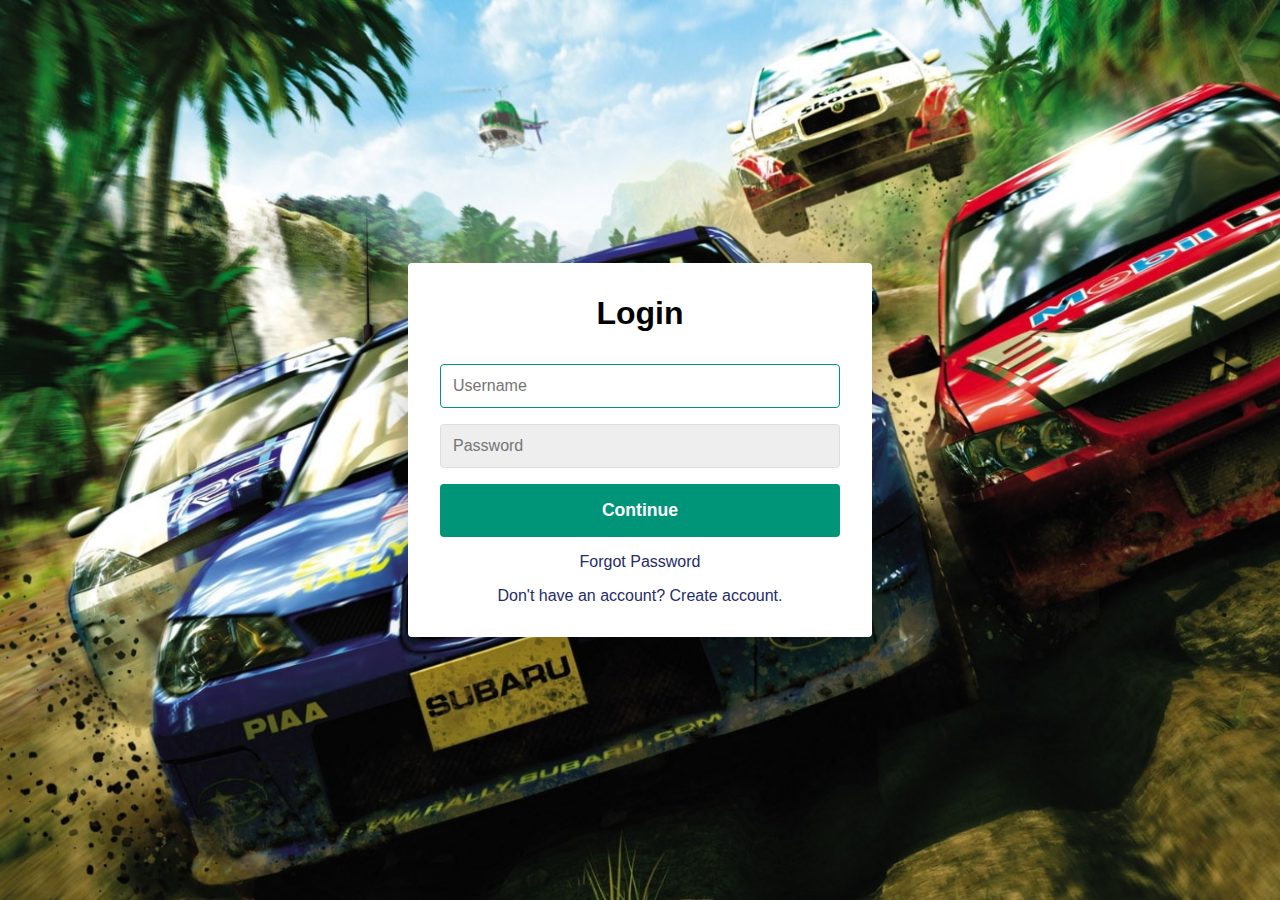
<file: index.html>
<!DOCTYPE html>
<html lang="en">

<head>
    <meta charset="UTF-8">
    <meta http-equiv="X-UA-Compatible" content="IE=edge">
    <meta name="viewport" content="width=device-width, initial-scale=1.0">
    <meta name="description" content="Join the exciting world of car racing with our car game. Sign up now to compete with players from around the world and keep track of your high scores. Login to start playing today!">
    <title>Car Game Login & Signup</title>
    <link rel="icon" type="image/png" href="./images/carLogo.png">
    <style>
        body {
            --color-primary: #009579;
            --color-primary-dark: #007f67;
            --color-secondary: #252c6a;
            --color-error: #cc3333;
            --color-success: #4bb544;
            --border-radius: 4px;

            margin: 0;
            height: 100vh;
            display: flex;
            align-items: center;
            justify-content: center;
            font-size: 18px;
            background: url(./images/background.jpg);
            background-size: cover;
        }

        .container {
            width: 400px;
            max-width: 400px;
            margin: 1rem;
            padding: 2rem;
            box-shadow: 0 0 40px rgba(0, 0, 0, 0.2);
            border-radius: var(--border-radius);
            background: #ffffff;
        }

        .container,
        .form-input,
        .form-button {
            font: 500 1rem 'Quicksand', sans-serif;
        }

        .form-hidden {
            display: none;
        }

        .form>*:first-child {
            margin-top: 0;
        }

        .form>*:last-child {
            margin-bottom: 0;
        }

        .form-title {
            margin-bottom: 2rem;
            text-align: center;
        }

        .form-message {
            text-align: center;
            margin-bottom: 1rem;
        }

        .form-message-success {
            color: var(--color-success);
        }

        .form-message-error {
            color: var(--color-error);
        }

        .form-input-group {
            margin-bottom: 1rem;
        }

        .form-input {
            display: block;
            width: 100%;
            padding: 0.75rem;
            box-sizing: border-box;
            border-radius: var(--border-radius);
            border: 1px solid #dddddd;
            outline: none;
            background-color: #eeeeee;
            transition: background 0.2s, border-color 0.2s;
        }

        .form-input:focus {
            border-color: var(--color-primary);
            background: #ffffff;
        }

        .form-input-error {
            color: var(--color-error);
            border-color: var(--color-error);
        }

        .form-input-error-message {
            margin-top: 0.5rem;
            font-size: 0.85rem;
            color: var(--color-error);
        }

        .form-button {
            width: 100%;
            padding: 1rem 2rem;
            font-weight: bold;
            font-size: 1.1rem;
            color: #ffffff;
            border: none;
            border-radius: var(--border-radius);
            outline: none;
            cursor: pointer;
            background: var(--color-primary);
        }

        .form-button:hover {
            background: var(--color-primary-dark);
        }

        .form-button:active {
            transform: scale(0.98);
        }

        .form-text {
            text-align: center;
        }

        .form-link {
            color: var(--color-secondary);
            text-decoration: none;
            cursor: pointer;
        }

        .form-link:hover {
            text-decoration: underline;
        }
    </style>
</head>

<body>
    <div class="container">
        <form class="form" id="login">
            <h1 class="form-title">Login</h1>
            <div class="form-message form-message-error">

            </div>
            <div class="form-input-group">
                <input type="text" class="form-input" id="loginEmail" autofocus placeholder="Username">
                <div class="form-input-error-message"></div>
            </div>
            <div class="form-input-group">
                <input type="password" class="form-input" id="loginPassword" autofocus placeholder="Password">
                <div class="form-input-error-message"></div>
            </div>
            <button class="form-button" type="submit">Continue</button>
            <p class="form-text">
                <a href="#" class="form-link">Forgot Password</a>
            </p>
            <p class="form-text">
                <a class="form-link" id="linkCreateAccount">Don't have an account? Create account.</a>
            </p>
        </form>
        <form class="form form-hidden" id="createAccount">
            <h1 class="form-title">Create account</h1>
            <div class="form-message form-message-error">

            </div>
            <div class="form-input-group">
                <input type="text" class="form-input" id="signupUsername" autofocus placeholder="Username">
                <div class="form-input-error-message"></div>
            </div>
            <div class="form-input-group">
                <input type="text" class="form-input" autofocus placeholder="Name">
                <div class="form-input-error-message"></div>
            </div>
            <div class="form-input-group">
                <input type="password" class="form-input" autofocus placeholder="Password">
                <div class="form-input-error-message"></div>
            </div>
            <div class="form-input-group">
                <input type="password" class="form-input " autofocus placeholder="Confirm Password">
                <div class="form-input-error-message"></div>
            </div>
            <button class="form-button" type="submit">Continue</button>

            <p class="form-text">
                <a class="form-link" id="linkLogin">Already have an account? Log in</a>
            </p>
        </form>
    </div>

    <script>
        function setFormMessage(formElement, type, message) {
            const messageElement = formElement.querySelector(".form-message");
            messageElement.textContent = message;
            messageElement.classList.remove("form-message-success", "form-message-error");
            messageElement.classList.add(`form-message-${type}`);
        }

        function setInputError(inputElement, message) {
            inputElement.classList.add("form-input-error");
            inputElement.parentElement.querySelector(".form-input-error-message").textContent = message;
        }
        let flag = false;
        function clearInputError(inputElement) {
            inputElement.classList.remove("form-input-error");
            inputElement.parentElement.querySelector(".form-input-error-message").textContent = "";
            flag = true;
        }
        document.addEventListener("DOMContentLoaded", () => {
            const loginForm = document.querySelector("#login");
            const createAccountForm = document.querySelector("#createAccount");
            const usernameInputSignup = document.querySelector("#createAccount #signupUsername");


            const passwordInput = document.querySelector("#createAccount .form-input[placeholder='Password']");
            const confirmPasswordInput = document.querySelector("#createAccount .form-input[placeholder='Confirm Password']");
            const submitButtonSignUp = document.querySelector("#createAccount .form-button");
            const loginData = [];


            document.querySelector("#linkCreateAccount").addEventListener("click", (e) => {
                e.preventDefault();
                loginForm.classList.add("form-hidden");
                createAccountForm.classList.remove("form-hidden");
            });

            document.querySelector("#linkLogin").addEventListener("click", (e) => {
                e.preventDefault();
                loginForm.classList.remove("form-hidden");
                createAccountForm.classList.add("form-hidden");
            });
            
            loginForm.addEventListener("submit", e => {
                e.preventDefault();
                let loginEmail = document.querySelector("#loginEmail");
                let loginPassword = document.querySelector("#loginPassword");

                let isValid = false;
                for (let i = 0; i < localStorage.length; i++) {
                    let key = localStorage.key(i);
                    let user = JSON.parse(localStorage.getItem(key));
                    for(let j=0;i<user.length;j++){
                        if ((user[j].username === loginEmail.value ) && user[j].password === loginPassword.value) {
                        isValid = true;
                        break;
                        }
                        else{
                            loginEmail.classList.add('form-input-error');
                            loginPassword.classList.add('form-input-error');
                        }
                    }
                }
                if (isValid) {
                    //login successful
                    alert("Login Successful");
                    window.location.href = "game.html";
                } else {
                    setFormMessage(loginForm, "error", "Invalid username/password combination");
                }
                
                
            });

            document.querySelectorAll(".form-input").forEach(inputElement => {
                inputElement.addEventListener("blur", (e) => {
                    if (e.target.id === "signupUsername" && e.target.value.length > 0 && e.target.value.length < 10) {
                        setInputError(inputElement, "Username must be at least 10 characters in length");
                    }
                    else {
                    }
                });
                inputElement.addEventListener("input", (e) => {
                    clearInputError(inputElement);
                });
            });
            
            passwordInput.addEventListener("blur", function () {
                if (passwordInput.value.length < 8) {
                    passwordInput.classList.add("form-input-error");
                    passwordInput.nextElementSibling.innerHTML = "Password must be at least 8 characters long";
                    passwordInput.classList.add('form-input-error');
                } else if (!/^(?=.*[a-z])(?=.*[A-Z])(?=.*\d)(?=.*[@$!%*?&])[A-Za-z\d@$!%*?&]{8,}$/.test(passwordInput.value)) {
                    passwordInput.classList.add("form-input-error");
                    passwordInput.nextElementSibling.innerHTML = "Password must contain at least 1 uppercase letter, 1 lowercase letter, 1 special character, and 1 number";
                    passwordInput.classList.add('form-input-error');
                } else {
                    
                    passwordInput.nextElementSibling.innerHTML = "";
                }
            });

            confirmPasswordInput.addEventListener("blur", function () {
                if (confirmPasswordInput.value !== passwordInput.value) {
                    confirmPasswordInput.classList.add("form-input-error");
                    confirmPasswordInput.nextElementSibling.innerHTML = "Passwords do not match";
                } else {
                    
                    confirmPasswordInput.nextElementSibling.innerHTML = "";
                }
            });
            submitButtonSignUp.addEventListener("click", e => {
                e.preventDefault();
                let users = JSON.parse(localStorage.getItem("users")) || [];
                let duplicate = false;
                let errorMessages = document.querySelectorAll(".form-input-error-message");
                let formInputError = false;
                for (let i = 0; i < errorMessages.length; i++) {
                    if (errorMessages[i].innerHTML !== "") {
                        formInputError = true;
                        break;
                    }
                }
                if (!formInputError && usernameInputSignup.value !== "" && passwordInput.value !== "" && confirmPasswordInput.value !== "") {
                    loginForm.classList.remove("form-hidden");
                    createAccountForm.classList.add("form-hidden");
                }
                for (let i = 0; i < users.length; i++) {
                    if (usernameInputSignup.value === users[i].username) {
                        duplicate = true;
                        break;
                    }
                }
                const nameInput = document.querySelector("#createAccount .form-input[placeholder='Name']");
                if (!duplicate && (document.querySelector(".form-input-error-message").innerHTML !== "" || flag) && usernameInputSignup.value !== "" && passwordInput.value !== "" && confirmPasswordInput.value !== "") {
                    let user = {
                        username: usernameInputSignup.value,
                        name: nameInput.value,
                        password: passwordInput.value
                    };
                    user.highScore = 0;
                user.score = 0;
                    users.push(user);
                    localStorage.setItem("users", JSON.stringify(users));
                    loginForm.classList.remove("form-hidden");
                    createAccountForm.classList.add("form-hidden");
                } else {
                    alert("username already exist or invalid inputs");
                }

            });

        });

    </script>


</body>

</html>
</file>
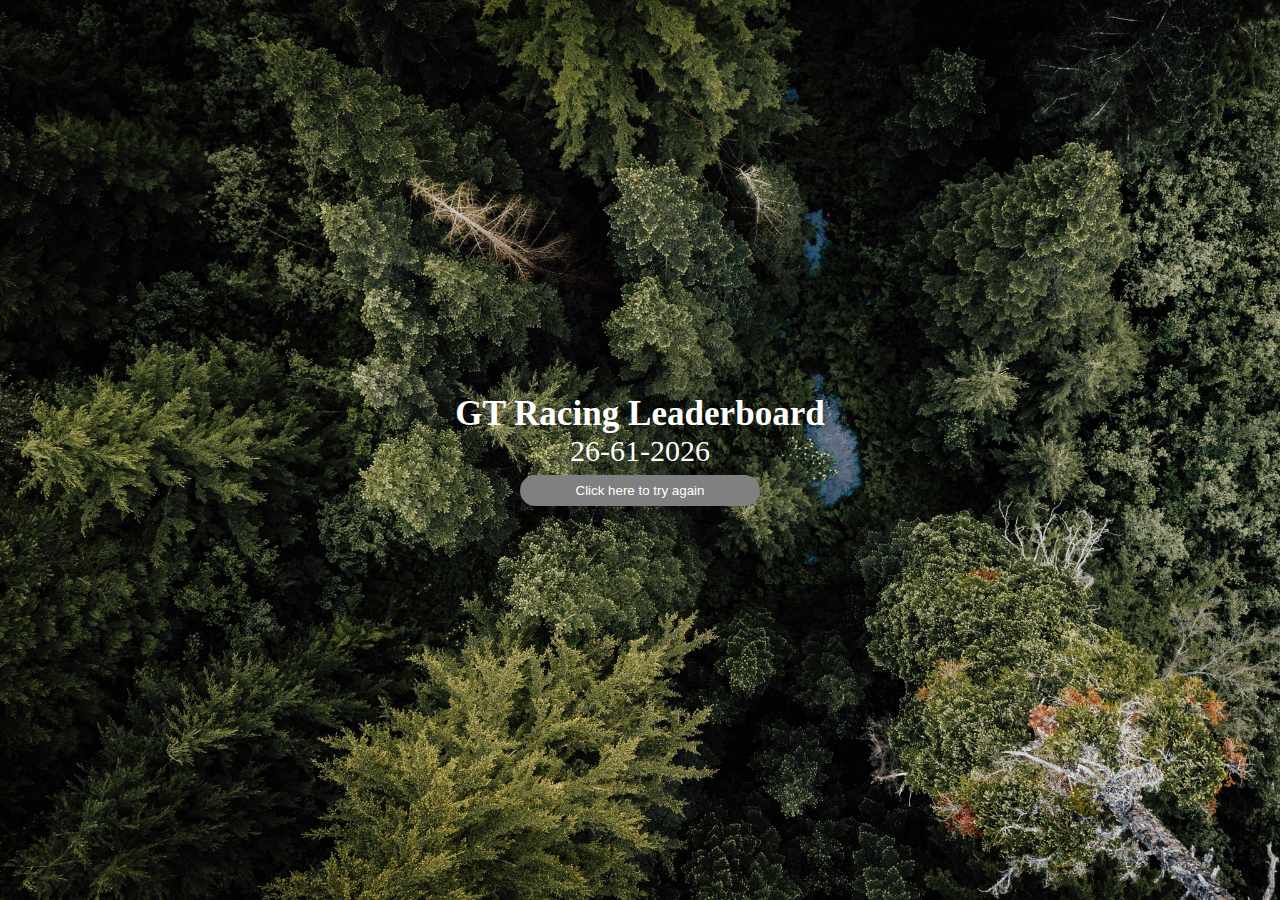
<file: leaderboard.html>
<!DOCTYPE html>
<html lang="en">

<head>
    <meta charset="UTF-8">
    <meta http-equiv="X-UA-Compatible" content="IE=edge">
    <meta name="viewport" content="width=device-width, initial-scale=1.0">
    <title>Leaderboard</title>
    <link rel="icon" type="image/png" href="./images/carLogo.png">
    <style>
        * {
            margin: 0;
            padding: 0;
            box-sizing: border-box;
        }

        .finalLeaderboard {
            width: 100%;
            height: 100vh;
            display: flex;
            flex-direction: column;
            align-items: center;
            justify-content: center;
            color: #ffffff;
            font-size: 30px;
            text-align: center;
            background: url('./images/gamebg.jpg');
            background-size: cover;
            background-repeat: no-repeat;
        }

        .finalLeaderboard button {
            color: white;
            background-color: grey;
            width: 15rem;
            padding: 8px;
            border-radius: 20px;
            border: none;
        }

        table {
            font-family: arial, sans-serif;
            border-collapse: collapse;
            width: 90%;
            color: #000000;
            margin-top: 2%;
            padding: 8px;
            border-spacing: 0;
        }

        td,
        th {
            border: 1px solid #dddddd;
            text-align: left;
            padding: 8px;
        }

        th {
            background-color: #dddddd;
        }

        tr:nth-child(even) {
            background-color: #f2f2f2;
        }

        tr:nth-child(odd) {
            background-color: #f2f2a2;
        }
    </style>
</head>

<body>
    <div class="finalLeaderboard">
        <div class="description">
            <h3>GT Racing Leaderboard</h3>
            <p class="date-time"></p>
            <button id="reset" type="reset">Click here to try again</button>
        </div>

    </div>
    <script>
        // Leaderboard
        let loginData = JSON.parse(localStorage.getItem('users'));
        let date = new Date();
        document.querySelector(".date-time").innerHTML = date.getDate() + "-" + date.getMonth() + 1 + "-" + date.getFullYear();

        let currentPlayerMain = [];
        currentPlayerMain.highScore = loginData[0].highScore;
        currentPlayerMain.name = loginData[0].name;
        currentPlayerMain.score = loginData[0].score;



        let gameLeaderBoard = [currentPlayerMain];

        for (let i = 0; i < 5; i++) {
            let player = {
                name: 'Player ' + (i + 1),
                score: Math.floor(Math.random() * 3000),
                highScore: Math.floor(Math.random() * (5000 - 2000 + 1)) + 2000
            };
            gameLeaderBoard.push(player);
        }

        gameLeaderBoard.sort((a, b) => b.score - a.score);

        let table = document.createElement('table');
        table.setAttribute('id', 'leaderboard');
        table.setAttribute('class', 'table');

        let headerRow = document.createElement('tr');
        let nameHeader = document.createElement('th');
        nameHeader.innerHTML = 'Name';
        headerRow.appendChild(nameHeader);
        let scoreHeader = document.createElement('th');
        scoreHeader.innerHTML = 'Score';
        headerRow.appendChild(scoreHeader);
        let highScoreHeader = document.createElement('th');
        highScoreHeader.innerHTML = 'High Score';
        headerRow.appendChild(highScoreHeader);
        table.appendChild(headerRow);

        for (let i = 0; i < gameLeaderBoard.length; i++) {
            let playerRow = document.createElement('tr');
            let nameCell = document.createElement('td');
            nameCell.innerHTML = gameLeaderBoard[i].name;
            playerRow.appendChild(nameCell);
            let scoreCell = document.createElement('td');
            scoreCell.innerHTML = gameLeaderBoard[i].score;
            playerRow.appendChild(scoreCell);
            let highScoreCell = document.createElement('td');
            highScoreCell.innerHTML = gameLeaderBoard[i].highScore;
            playerRow.appendChild(highScoreCell);
            table.appendChild(playerRow);
        }



        document.querySelector('.finalLeaderboard').appendChild(table);
        let finalLeader = document.querySelector('#reset');
        finalLeader.addEventListener('click', reset);
        function reset() {
            window.location.href = 'game.html';
        }

    </script>
</body>

</html>
</file>
